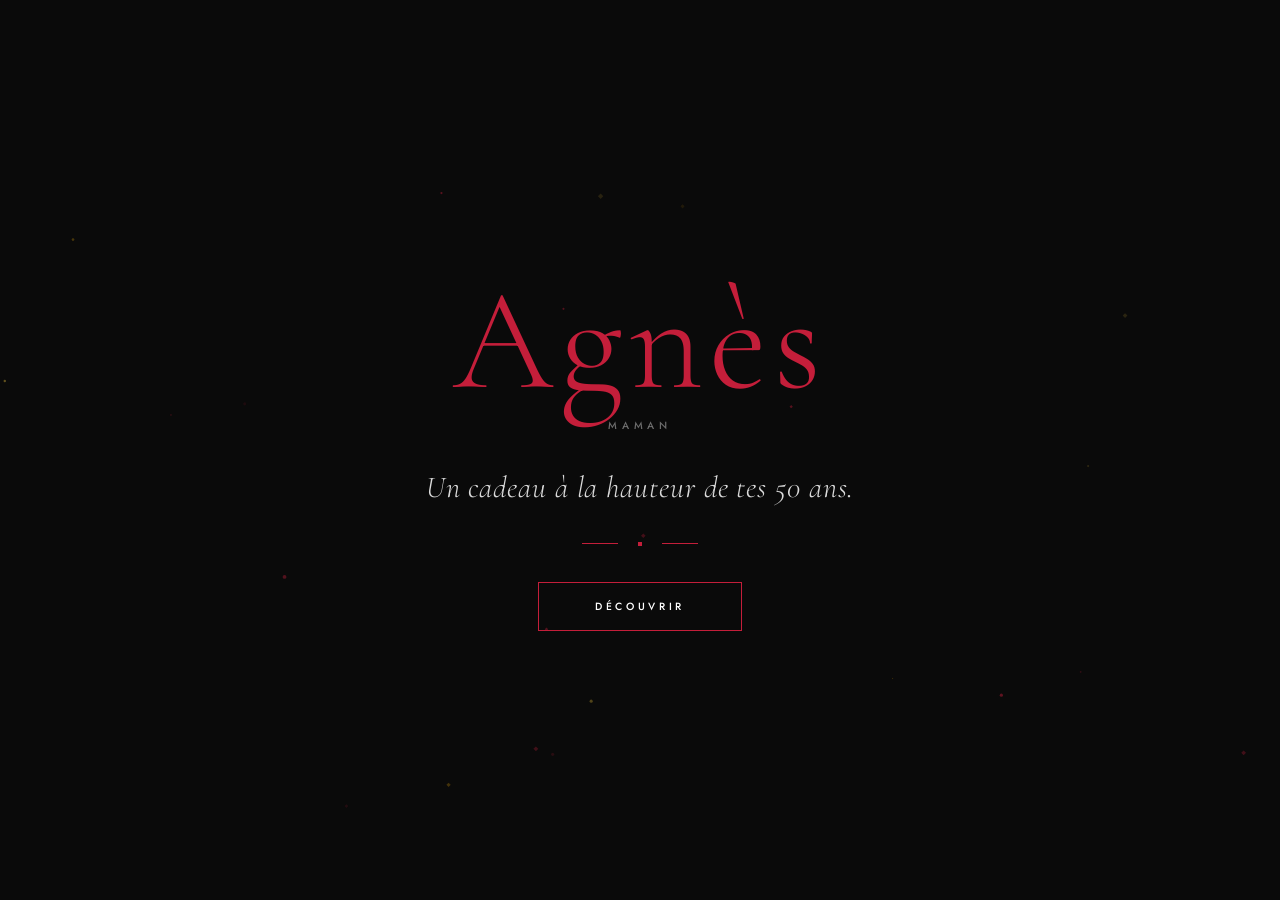
<file: index.html>
<!DOCTYPE html>
<html lang="fr">
<head>
    <meta charset="UTF-8">
    <meta name="viewport" content="width=device-width, initial-scale=1.0">
    <title>Un Cadeau d'Exception — 50 ans</title>
    <link rel="preconnect" href="https://fonts.googleapis.com">
    <link rel="preconnect" href="https://fonts.gstatic.com" crossorigin>
    <link rel="stylesheet" href="/style.css">
    <link rel="stylesheet" href="/home.css">
</head>
<body>

<section id="splash">
    <canvas id="splash-bg" aria-hidden="true"></canvas>
    <div>
        <div class="splash-mono">Agnès</div>
        <p class="splash-sub">Maman</p>
    </div>
    <p class="splash-tagline">Un cadeau à la hauteur de tes 50 ans.</p>
    <div class="splash-rule" aria-hidden="true"><div class="splash-rule-dot"></div></div>
    <button id="btn-discover" type="button">Découvrir</button>
</section>

<script>
'use strict';

function navigateTo(url) {
    document.body.classList.add('exit');
    setTimeout(() => { window.location.href = url; }, 280);
}

/* Nettoyage bfcache : si on revient en arrière, retirer body.exit */
window.addEventListener('pageshow', (e) => {
    if (e.persisted) document.body.classList.remove('exit');
});

document.getElementById('btn-discover').addEventListener('click', () => {
    navigateTo('/cadeaux');
});

/* Particules ambiantes */
(function () {
    const cv     = document.getElementById('splash-bg');
    const cx     = cv.getContext('2d');
    const COLORS = ['#C41E3A','#C41E3A','#B8860B','#D4AF37'];
    let pts = [], alive = true;

    function resize() { cv.width = window.innerWidth; cv.height = window.innerHeight; }
    window.addEventListener('resize', resize, { passive: true });
    resize();

    function spawn() {
        return {
            x: Math.random() * cv.width,
            y: cv.height * (.3 + Math.random() * .7),
            vx: (Math.random() - .5) * .35,
            vy: -(Math.random() * .55 + .18),
            size: Math.random() * 3 + 1,
            diamond: Math.random() > .45,
            color: COLORS[Math.floor(Math.random() * COLORS.length)],
            alpha: 0, maxA: Math.random() * .38 + .08,
            phase: Math.random() * Math.PI * 2,
            freq: Math.random() * .018 + .008
        };
    }

    for (let i = 0; i < 30; i++) {
        const p = spawn();
        p.y = Math.random() * cv.height;
        p.alpha = Math.random() * p.maxA;
        pts.push(p);
    }

    function tick() {
        if (!alive) { cx.clearRect(0, 0, cv.width, cv.height); return; }
        cx.clearRect(0, 0, cv.width, cv.height);
        if (pts.length < 55 && Math.random() < .07) pts.push(spawn());
        pts.forEach(p => {
            p.phase += p.freq;
            p.x += p.vx + Math.sin(p.phase) * .25;
            p.y += p.vy;
            if (p.alpha < p.maxA) p.alpha = Math.min(p.alpha + .006, p.maxA);
            if (p.y < cv.height * .18) p.alpha = Math.max(0, p.alpha - .01);
            if (p.alpha <= 0) return;
            cx.save();
            cx.globalAlpha = p.alpha;
            cx.fillStyle   = p.color;
            cx.translate(p.x, p.y);
            if (p.diamond) { cx.rotate(Math.PI / 4); cx.fillRect(-p.size/2, -p.size/2, p.size, p.size); }
            else { cx.beginPath(); cx.arc(0, 0, p.size/2, 0, Math.PI*2); cx.fill(); }
            cx.restore();
        });
        pts = pts.filter(p => p.alpha > 0 && p.y > -10);
        requestAnimationFrame(tick);
    }
    tick();

    document.getElementById('btn-discover').addEventListener('click', () => {
        setTimeout(() => { alive = false; }, 500);
    }, { once: true });
}());
</script>
</body>
</html>
</file>
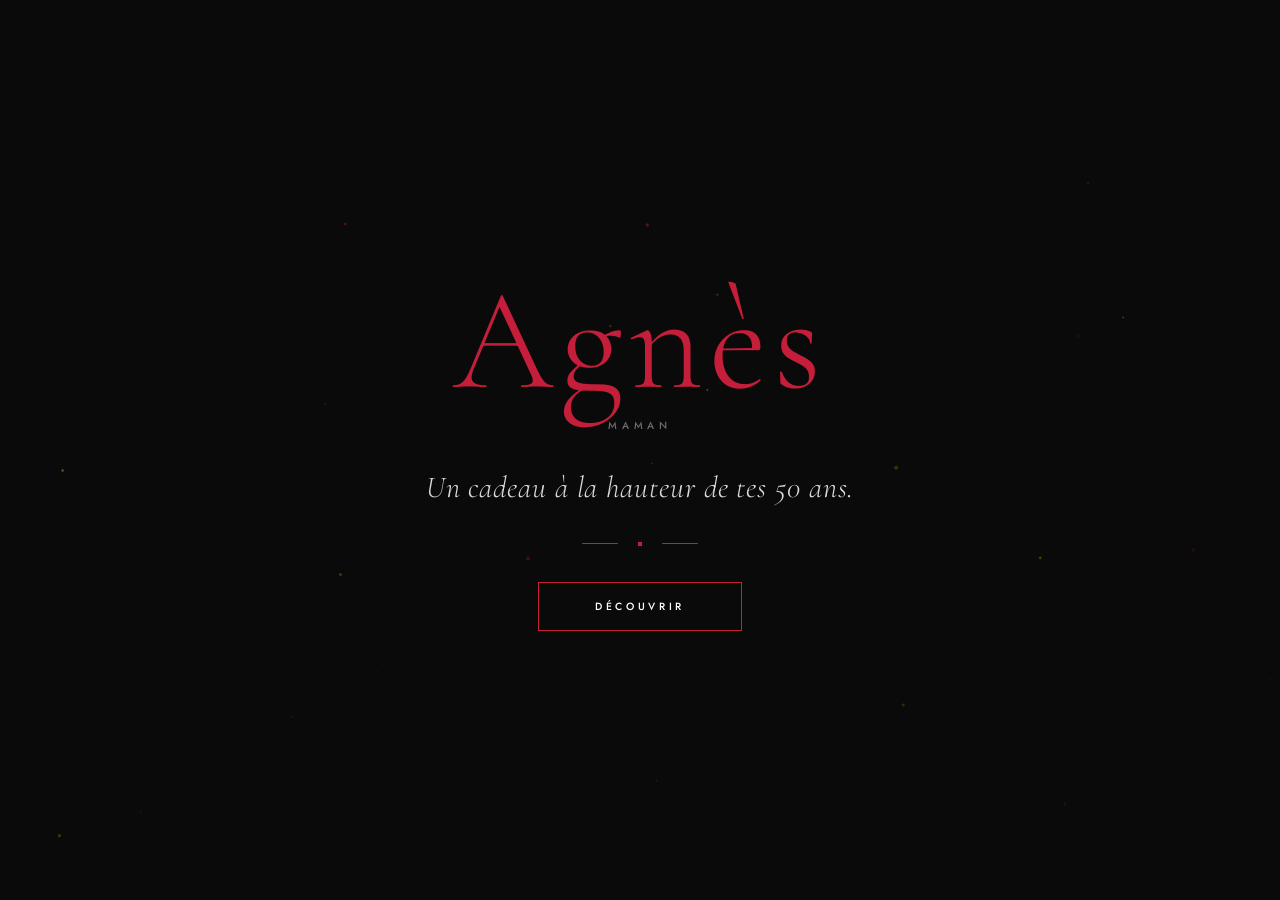
<file: confirmation/index.html>
<!DOCTYPE html>
<html lang="fr">
<head>
    <meta charset="UTF-8">
    <meta name="viewport" content="width=device-width, initial-scale=1.0">
    <title>Félicitations — 50 ans d'Agnès</title>
    <link rel="preconnect" href="https://fonts.googleapis.com">
    <link rel="preconnect" href="https://fonts.gstatic.com" crossorigin>
    <link rel="stylesheet" href="/style.css">
    <link rel="stylesheet" href="/confirmation.css">
</head>
<body>

    <canvas id="confetti-canvas" aria-hidden="true"></canvas>

    <span class="conf-eyebrow">Félicitations</span>
    <p class="conf-line1">Tu as choisi</p>
    <h1 class="conf-chosen" id="conf-chosen"></h1>
    <div class="ornament conf-ornament" aria-hidden="true">
        <div class="ornament-diamond"></div>
    </div>
    <p class="conf-sub">
        Les organisateurs ont été prévenus.<br>
        Profite de ce moment.
    </p>

<script src="/gifts-data.js"></script>
<script>
'use strict';

const params = new URLSearchParams(location.search);
const giftId = parseInt(params.get('id'), 10);
const gift   = GIFTS[giftId];

if (!gift) { window.location.replace('/'); }

document.title = `${gift.name} — Merci !`;
document.getElementById('conf-chosen').textContent = gift.name;

/* ---- Confettis ---- */
const canvas = document.getElementById('confetti-canvas');
const ctx    = canvas.getContext('2d');
const COLORS = ['#C41E3A','#C41E3A','#B8860B','#D4AF37','#8B1020','#FFFFFF'];
let particles = [];
let rafId = null;

function resize() { canvas.width = window.innerWidth; canvas.height = window.innerHeight; }
window.addEventListener('resize', resize, { passive: true });
resize();

function makeParticle() {
    return {
        x: Math.random() * canvas.width, y: -12,
        vx: (Math.random() - .5) * 1.5,  vy: Math.random() * 2.5 + .8,
        w: Math.random() * 7 + 2,         h: Math.random() * 14 + 4,
        angle: Math.random() * Math.PI * 2, spin: (Math.random() - .5) * .11,
        color: COLORS[Math.floor(Math.random() * COLORS.length)],
        alpha: 1
    };
}

function tick() {
    ctx.clearRect(0, 0, canvas.width, canvas.height);
    particles.forEach(p => {
        p.x += p.vx; p.y += p.vy; p.angle += p.spin;
        if (p.y > canvas.height * .72) p.alpha -= .016;
        ctx.save();
        ctx.globalAlpha = Math.max(0, p.alpha);
        ctx.translate(p.x, p.y); ctx.rotate(p.angle);
        ctx.fillStyle = p.color;
        ctx.fillRect(-p.w / 2, -p.h / 2, p.w, p.h);
        ctx.restore();
    });
    particles = particles.filter(p => p.alpha > 0 && p.y < canvas.height + 20);
    if (particles.length > 0) rafId = requestAnimationFrame(tick);
}

setTimeout(() => {
    let bursts = 0;
    const iv = setInterval(() => {
        for (let i = 0; i < 10; i++) particles.push(makeParticle());
        if (++bursts >= 22) clearInterval(iv);
    }, 55);
    tick();
}, 1000);
</script>
</body>
</html>
</file>
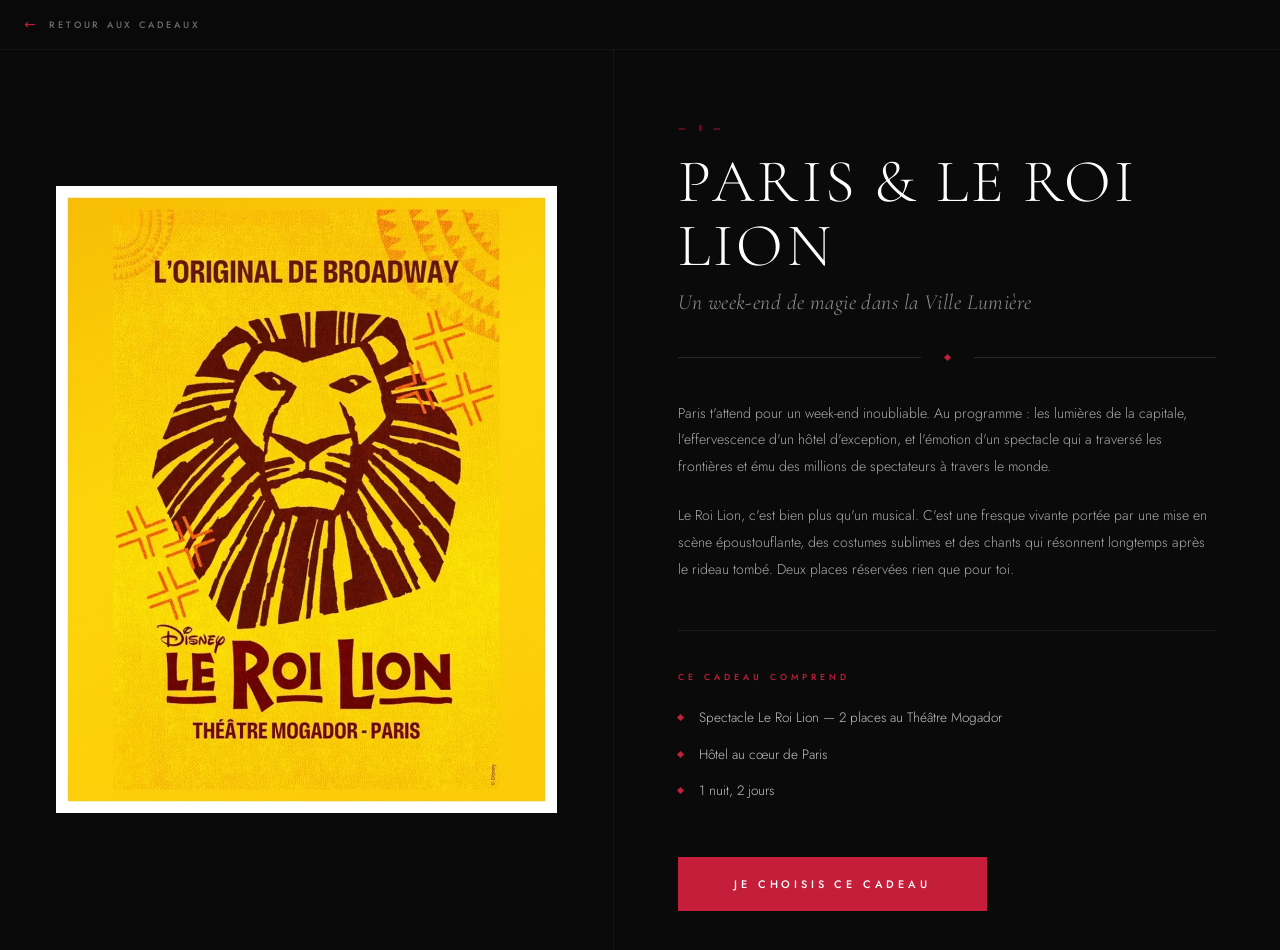
<file: cadeau/1.html>
<!DOCTYPE html>
<html lang="fr">
<head>
    <meta charset="UTF-8">
    <meta name="viewport" content="width=device-width, initial-scale=1.0">
    <title>Paris & Le Roi Lion — 50 ans d'Agnès</title>
    <link rel="preconnect" href="https://fonts.googleapis.com">
    <link rel="preconnect" href="https://fonts.gstatic.com" crossorigin>
    <link rel="stylesheet" href="/style.css">
    <link rel="stylesheet" href="/cadeau.css">
</head>
<body>

    <a href="/" class="back-nav" id="btn-back">
        <span class="back-nav-arrow">←</span>
        Retour aux cadeaux
    </a>

    <div class="detail-page">
        <div class="detail-img-col" id="img-col"></div>
        <div class="detail-content-col">
            <span class="detail-num"   id="detail-num"></span>
            <h1 class="detail-title"   id="detail-title"></h1>
            <p class="detail-subtitle" id="detail-subtitle"></p>
            <div class="ornament detail-ornament" aria-hidden="true">
                <div class="ornament-diamond"></div>
            </div>
            <div class="detail-story"  id="detail-story"></div>
            <div class="detail-includes">
                <span class="detail-includes-label">Ce cadeau comprend</span>
                <ul id="detail-includes-list"></ul>
            </div>
            <div class="detail-cta">
                <button class="btn-choose-final" id="btn-choose" type="button">Je choisis ce cadeau</button>
            </div>
        </div>
    </div>

<script>const GIFT_ID = 1;</script>
<script src="/gifts-data.js"></script>
<script src="/cadeau-page.js"></script>
</body>
</html>
</file>
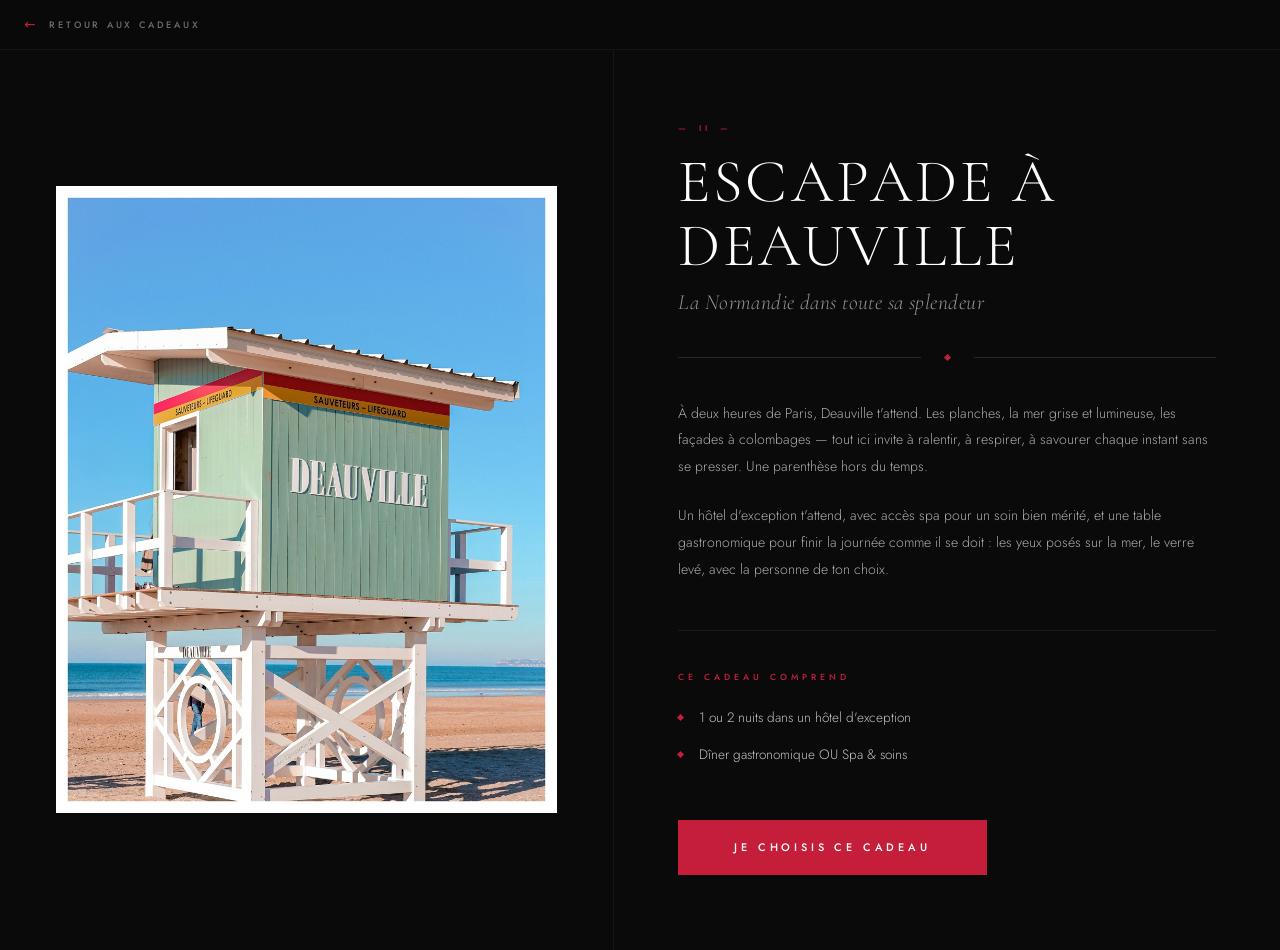
<file: cadeau/2.html>
<!DOCTYPE html>
<html lang="fr">
<head>
    <meta charset="UTF-8">
    <meta name="viewport" content="width=device-width, initial-scale=1.0">
    <title>Escapade à Deauville — 50 ans d'Agnès</title>
    <link rel="preconnect" href="https://fonts.googleapis.com">
    <link rel="preconnect" href="https://fonts.gstatic.com" crossorigin>
    <link rel="stylesheet" href="/style.css">
    <link rel="stylesheet" href="/cadeau.css">
</head>
<body>

    <a href="/" class="back-nav" id="btn-back">
        <span class="back-nav-arrow">←</span>
        Retour aux cadeaux
    </a>

    <div class="detail-page">
        <div class="detail-img-col" id="img-col"></div>
        <div class="detail-content-col">
            <span class="detail-num"   id="detail-num"></span>
            <h1 class="detail-title"   id="detail-title"></h1>
            <p class="detail-subtitle" id="detail-subtitle"></p>
            <div class="ornament detail-ornament" aria-hidden="true">
                <div class="ornament-diamond"></div>
            </div>
            <div class="detail-story"  id="detail-story"></div>
            <div class="detail-includes">
                <span class="detail-includes-label">Ce cadeau comprend</span>
                <ul id="detail-includes-list"></ul>
            </div>
            <div class="detail-cta">
                <button class="btn-choose-final" id="btn-choose" type="button">Je choisis ce cadeau</button>
            </div>
        </div>
    </div>

<script>const GIFT_ID = 2;</script>
<script src="/gifts-data.js"></script>
<script src="/cadeau-page.js"></script>
</body>
</html>
</file>
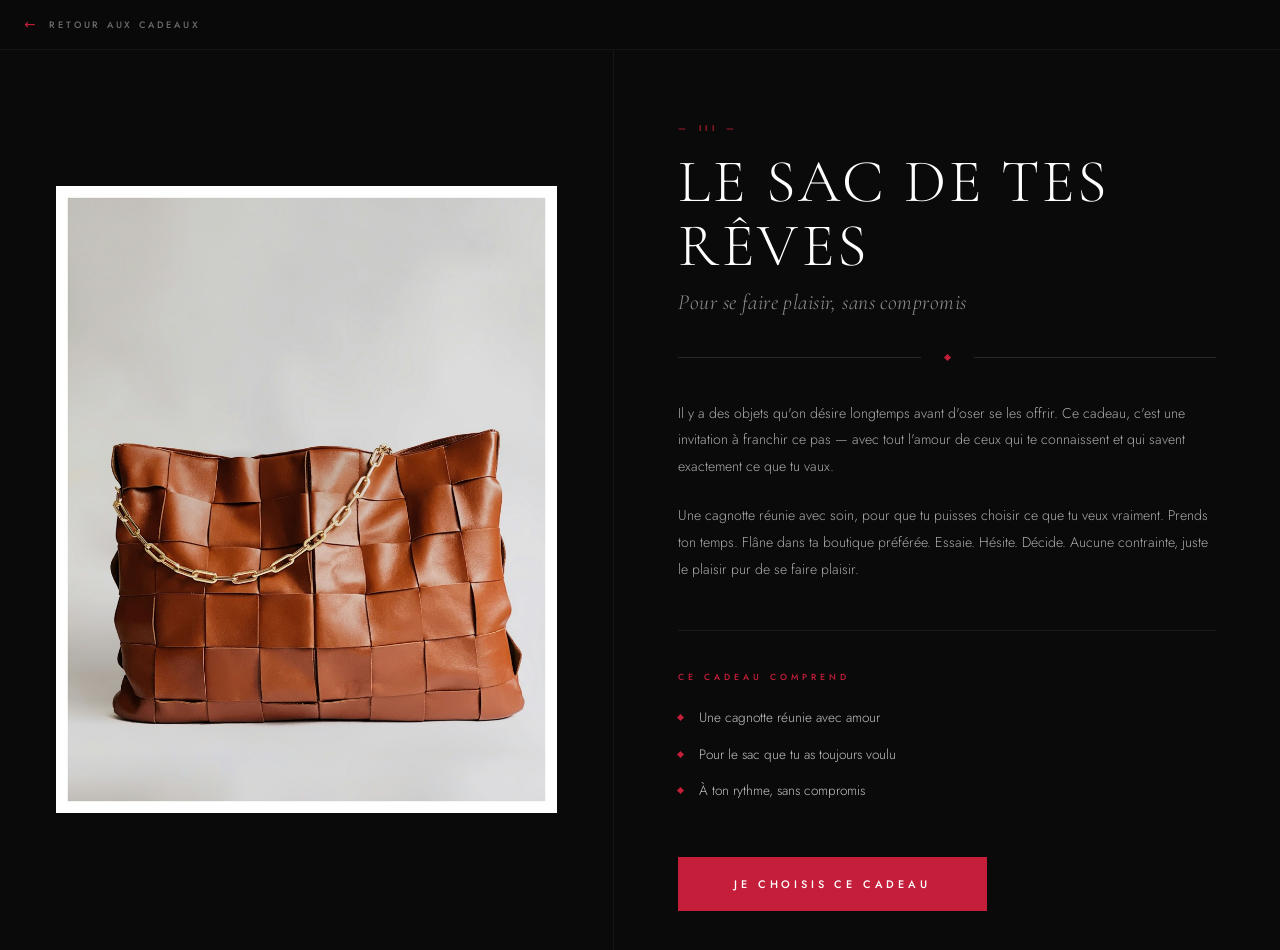
<file: cadeau/3.html>
<!DOCTYPE html>
<html lang="fr">
<head>
    <meta charset="UTF-8">
    <meta name="viewport" content="width=device-width, initial-scale=1.0">
    <title>Le Sac de tes Rêves — 50 ans d'Agnès</title>
    <link rel="preconnect" href="https://fonts.googleapis.com">
    <link rel="preconnect" href="https://fonts.gstatic.com" crossorigin>
    <link rel="stylesheet" href="/style.css">
    <link rel="stylesheet" href="/cadeau.css">
</head>
<body>

    <a href="/" class="back-nav" id="btn-back">
        <span class="back-nav-arrow">←</span>
        Retour aux cadeaux
    </a>

    <div class="detail-page">
        <div class="detail-img-col" id="img-col"></div>
        <div class="detail-content-col">
            <span class="detail-num"   id="detail-num"></span>
            <h1 class="detail-title"   id="detail-title"></h1>
            <p class="detail-subtitle" id="detail-subtitle"></p>
            <div class="ornament detail-ornament" aria-hidden="true">
                <div class="ornament-diamond"></div>
            </div>
            <div class="detail-story"  id="detail-story"></div>
            <div class="detail-includes">
                <span class="detail-includes-label">Ce cadeau comprend</span>
                <ul id="detail-includes-list"></ul>
            </div>
            <div class="detail-cta">
                <button class="btn-choose-final" id="btn-choose" type="button">Je choisis ce cadeau</button>
            </div>
        </div>
    </div>

<script>const GIFT_ID = 3;</script>
<script src="/gifts-data.js"></script>
<script src="/cadeau-page.js"></script>
</body>
</html>
</file>
<file: style.css>
/* ================================================================
   GOOGLE FONTS
================================================================ */
@import url('https://fonts.googleapis.com/css2?family=Cormorant+Garamond:ital,wght@0,300;0,400;0,500;1,300;1,400&family=Jost:wght@300;400;500&display=swap');

/* ================================================================
   VARIABLES
================================================================ */
:root {
    --c-black:    #0A0A0A;
    --c-white:    #FFFFFF;
    --c-red:      #C41E3A;
    --c-red-dark: #9E1830;
    --c-gold:     #B8860B;
    --c-surface:  #111111;
    --c-border:   rgba(255, 255, 255, .07);

    --f-title: 'Cormorant Garamond', Georgia, serif;
    --f-body:  'Jost', system-ui, sans-serif;

    --ease-out:     cubic-bezier(0.16, 1, 0.3, 1);
    --ease-curtain: cubic-bezier(0.76, 0, 0.24, 1);
}

/* ================================================================
   RESET
================================================================ */
*, *::before, *::after { box-sizing: border-box; margin: 0; padding: 0; }
html { scroll-behavior: smooth; }

body {
    background: var(--c-black);
    color: var(--c-white);
    font-family: var(--f-body);
    font-weight: 300;
    overflow-x: hidden;
    -webkit-font-smoothing: antialiased;
    -moz-osx-font-smoothing: grayscale;
    animation: pageIn .5s var(--ease-out) forwards;
}

button { cursor: pointer; border: none; background: none; font-family: inherit; }

/* ================================================================
   TRANSITIONS DE PAGE
================================================================ */
body.exit {
    opacity: 0;
    transform: translateY(6px);
    transition: opacity .3s ease, transform .3s ease;
}

/* ================================================================
   KEYFRAMES
================================================================ */
@keyframes pageIn {
    from { opacity: 0; transform: translateY(6px); }
    to   { opacity: 1; transform: none; }
}

@keyframes aFadeScale {
    from { opacity: 0; transform: scale(.93); }
    to   { opacity: 1; transform: scale(1); }
}

@keyframes aFadeUp {
    from { opacity: 0; transform: translateY(16px); }
    to   { opacity: 1; transform: none; }
}

/* ================================================================
   COMPOSANTS PARTAGÉS
================================================================ */

/* Eyebrow */
.eyebrow {
    display: block;
    font-size: .58rem;
    font-weight: 500;
    letter-spacing: .48em;
    text-transform: uppercase;
    color: var(--c-red);
    margin-bottom: .75rem;
}

/* Ornement losange */
.ornament {
    display: flex;
    align-items: center;
    gap: 1.5rem;
}

.ornament::before,
.ornament::after {
    content: '';
    display: block;
    flex: 1;
    height: 1px;
    background: rgba(255, 255, 255, .12);
}

.ornament-diamond {
    width: 5px;
    height: 5px;
    background: var(--c-red);
    transform: rotate(45deg);
    flex-shrink: 0;
}

/* Bouton principal (rouge) */
.btn-primary {
    display: inline-block;
    font-family: var(--f-body);
    font-size: .65rem;
    font-weight: 500;
    letter-spacing: .35em;
    text-transform: uppercase;
    color: var(--c-white);
    background: var(--c-red);
    border: none;
    padding: 1rem 2.5rem;
    cursor: pointer;
    transition: background .2s;
}

.btn-primary:hover { background: var(--c-red-dark); }

.btn-primary:disabled {
    opacity: .5;
    cursor: not-allowed;
}

/* Bouton outline */
.btn-outline {
    display: inline-block;
    font-family: var(--f-body);
    font-size: .65rem;
    font-weight: 500;
    letter-spacing: .35em;
    text-transform: uppercase;
    color: var(--c-white);
    background: transparent;
    border: 1px solid rgba(255, 255, 255, .2);
    padding: 1rem 2.5rem;
    cursor: pointer;
    transition: border-color .2s, background .2s;
    text-decoration: none;
}

.btn-outline:hover { border-color: var(--c-white); background: rgba(255, 255, 255, .04); }

/* Barre de navigation retour (pages détail + confirmation) */
.back-nav {
    position: sticky;
    top: 0;
    z-index: 50;
    display: flex;
    align-items: center;
    gap: .7rem;
    padding: 1.1rem 1.5rem;
    background: rgba(10, 10, 10, .95);
    backdrop-filter: blur(10px);
    -webkit-backdrop-filter: blur(10px);
    border-bottom: 1px solid rgba(255, 255, 255, .05);
    font-size: .58rem;
    font-weight: 500;
    letter-spacing: .3em;
    text-transform: uppercase;
    color: rgba(255, 255, 255, .4);
    cursor: pointer;
    transition: color .2s;
    text-decoration: none;
}

.back-nav:hover { color: var(--c-white); }

.back-nav-arrow {
    color: var(--c-red);
    font-size: .85rem;
    line-height: 1;
    transition: transform .22s var(--ease-out);
}

.back-nav:hover .back-nav-arrow { transform: translateX(-3px); }

/* Bouton son */
#sound-btn {
    position: fixed;
    top: 1.1rem;
    right: 1.25rem;
    z-index: 200;
    font-size: .55rem;
    font-weight: 500;
    letter-spacing: .22em;
    text-transform: uppercase;
    color: rgba(255, 255, 255, .35);
    border: 1px solid rgba(255, 255, 255, .1);
    padding: .38rem .85rem;
    transition: color .2s, border-color .2s;
    cursor: pointer;
}

#sound-btn:hover { color: var(--c-white); border-color: rgba(255, 255, 255, .35); }
</file>
<file: home.css>
/* ================================================================
   HOME — SPLASH
================================================================ */

body { min-height: 100vh; }

html.locked,
html.locked body { overflow: hidden; }

#splash {
    position: fixed;
    inset: 0;
    height: 100vh;
    height: 100svh;
    z-index: 100;
    background: var(--c-black);
    display: flex;
    flex-direction: column;
    align-items: center;
    justify-content: center;
    gap: clamp(1.5rem, 4vh, 3rem);
    padding: clamp(2rem, 6vw, 4rem);
    text-align: center;
    overflow: hidden;
    transition: opacity .7s var(--ease-out), visibility .7s;
}

#splash.exit { opacity: 0; visibility: hidden; pointer-events: none; }

#splash-bg {
    position: absolute;
    inset: 0;
    pointer-events: none;
    z-index: 0;
}

#splash > *:not(#splash-bg) { position: relative; z-index: 1; }

.splash-mono {
    font-family: var(--f-title);
    font-size: clamp(3rem, 12vw, 9rem);
    font-weight: 300;
    color: var(--c-red);
    line-height: 1;
    letter-spacing: .04em;
    opacity: 0;
    animation: aFadeScale 2s var(--ease-out) .3s forwards;
}

.splash-sub {
    font-family: var(--f-body);
    font-size: .65rem;
    font-weight: 500;
    letter-spacing: .45em;
    text-transform: uppercase;
    color: rgba(255, 255, 255, .4);
    margin-top: .3rem;
    opacity: 0;
    animation: aFadeUp .9s var(--ease-out) 1.2s forwards;
}

.splash-tagline {
    font-family: var(--f-title);
    font-size: clamp(1.1rem, 3.5vw, 1.9rem);
    font-weight: 300;
    font-style: italic;
    letter-spacing: .03em;
    color: rgba(255, 255, 255, .85);
    opacity: 0;
    animation: aFadeUp .9s var(--ease-out) 1.9s forwards;
}

.splash-rule {
    display: flex;
    align-items: center;
    gap: 1.25rem;
    opacity: 0;
    animation: aFadeUp .9s var(--ease-out) 2.1s forwards;
}

.splash-rule::before,
.splash-rule::after {
    content: '';
    display: block;
    width: 36px;
    height: 1px;
    background: var(--c-red);
}

.splash-rule-dot { width: 4px; height: 4px; background: var(--c-red); }

#btn-discover {
    font-family: var(--f-body);
    font-size: .65rem;
    font-weight: 500;
    letter-spacing: .35em;
    text-transform: uppercase;
    color: var(--c-white);
    border: 1px solid var(--c-red);
    padding: 1rem 3.5rem;
    transition: background .22s, color .22s, border-color .22s;
    opacity: 0;
    animation: aFadeUp .9s var(--ease-out) 2.5s forwards;
}

#btn-discover:hover { background: var(--c-white); color: var(--c-black); border-color: var(--c-white); }


/* ================================================================
   HOME — RIDEAU
================================================================ */

.curtain {
    position: fixed;
    top: 0; bottom: 0;
    width: 50%;
    z-index: 60;
    background-color: var(--c-red);
    background-image: repeating-linear-gradient(
        91deg,
        rgba(0,0,0,.13) 0, rgba(0,0,0,0) 2px,
        rgba(0,0,0,0) 5px, rgba(0,0,0,.07) 7px
    );
    transition: transform 1.9s var(--ease-curtain);
    will-change: transform;
}

#curtain-left  { left: 0; }
#curtain-right { right: 0; }

#curtain-left::after {
    content: '';
    position: absolute;
    right: 0; top: 0; bottom: 0;
    width: 70px;
    background: linear-gradient(to right, transparent, rgba(0,0,0,.38));
    pointer-events: none;
}

#curtain-right::before {
    content: '';
    position: absolute;
    left: 0; top: 0; bottom: 0;
    width: 70px;
    background: linear-gradient(to left, transparent, rgba(0,0,0,.38));
    pointer-events: none;
}

#curtain-left.open  { transform: translateX(-100%); }
#curtain-right.open { transform: translateX(100%); }


/* ================================================================
   HOME — GRILLE DES CADEAUX
================================================================ */

#main-content {
    min-height: 100vh;
    padding: 8rem 1.5rem 6rem;
}

.reveal-header {
    text-align: center;
    margin-bottom: 5rem;
    opacity: 0;
    transform: translateY(14px);
    transition: opacity .8s var(--ease-out), transform .8s var(--ease-out);
}

.reveal-header.show { opacity: 1; transform: none; }

.reveal-header h1 {
    font-family: var(--f-title);
    font-size: clamp(2rem, 5vw, 3.8rem);
    font-weight: 300;
    letter-spacing: .04em;
    line-height: 1.15;
}

.cards-grid {
    display: grid;
    grid-template-columns: 1fr;
    gap: 1.5rem;
    max-width: 1200px;
    margin: 0 auto;
}

.gift-card {
    background: var(--c-surface);
    border: 1px solid var(--c-border);
    overflow: hidden;
    opacity: 0;
    transform: translateY(28px);
    transition:
        opacity .65s var(--ease-out),
        transform .65s var(--ease-out),
        border-color .22s,
        box-shadow .22s;
    cursor: pointer;
}

.gift-card.show { opacity: 1; transform: none; }

@media (hover: hover) {
    .gift-card:hover { border-color: var(--c-red); box-shadow: 0 14px 55px rgba(196,30,58,.13); }
    .gift-card:hover .card-img img { transform: scale(1.04); }
}

.card-img {
    aspect-ratio: 16 / 9;
    overflow: hidden;
    background: #1c1c1c;
    position: relative;
}

.card-img img {
    display: block; width: 100%; height: 100%;
    object-fit: cover;
    transition: transform .7s var(--ease-out);
}

.card-img-placeholder {
    position: absolute; inset: 0;
    display: flex; align-items: center; justify-content: center;
}

.card-img-placeholder span {
    font-family: var(--f-title);
    font-size: .6rem; letter-spacing: .38em;
    text-transform: uppercase; color: rgba(255,255,255,.15);
}

.card-body { padding: 2rem 2rem 2.5rem; }

.card-num {
    display: block;
    font-size: .53rem; font-weight: 500;
    letter-spacing: .55em; text-transform: uppercase;
    color: var(--c-red); margin-bottom: .75rem;
}

.card-title {
    font-family: var(--f-title);
    font-size: clamp(1.65rem, 3vw, 2.15rem);
    font-weight: 400; text-transform: uppercase;
    letter-spacing: .07em; line-height: 1.1; margin-bottom: .75rem;
}

.card-desc {
    font-size: .82rem; font-weight: 300;
    color: rgba(255,255,255,.52);
    line-height: 1.8; margin-bottom: 1.75rem;
}

@media (min-width: 768px) {
    #main-content { padding: 8rem 3rem 6rem; }
    .cards-grid { grid-template-columns: 1fr 1fr; gap: 2rem; }
    .gift-card:nth-child(3) {
        grid-column: 1 / -1;
        max-width: 540px; justify-self: center; width: 100%;
    }
}

@media (min-width: 1280px) {
    #main-content { padding: 9rem 5rem 7rem; }
    .cards-grid { grid-template-columns: repeat(3, 1fr); gap: 2.5rem; }
    .gift-card:nth-child(3) { grid-column: auto; max-width: none; justify-self: auto; }
    .card-img { aspect-ratio: 4 / 5; }
}
</file>
<file: confirmation.css>
/* ================================================================
   CONFIRMATION
================================================================ */

body {
    min-height: 100vh;
    display: flex;
    flex-direction: column;
    align-items: center;
    justify-content: center;
    text-align: center;
    padding: 2rem;
}

#confetti-canvas {
    position: fixed;
    inset: 0;
    pointer-events: none;
    z-index: -1;
}

.conf-eyebrow {
    font-size: .58rem; font-weight: 500;
    letter-spacing: .48em; text-transform: uppercase;
    color: var(--c-red); margin-bottom: 2rem;
    opacity: 0;
    animation: aFadeUp .7s var(--ease-out) .4s forwards;
}

.conf-line1 {
    font-family: var(--f-title);
    font-size: clamp(1.1rem, 3vw, 1.75rem);
    font-weight: 300; font-style: italic;
    color: rgba(255, 255, 255, .65); margin-bottom: .4rem;
    opacity: 0;
    animation: aFadeUp .7s var(--ease-out) .65s forwards;
}

.conf-chosen {
    font-family: var(--f-title);
    font-size: clamp(2.2rem, 7vw, 4.8rem);
    font-weight: 400; text-transform: uppercase;
    letter-spacing: .06em; color: var(--c-red);
    line-height: 1.1; margin-bottom: 2.5rem;
    opacity: 0;
    animation: aFadeUp .7s var(--ease-out) .9s forwards;
}

.conf-ornament {
    margin-bottom: 2rem; max-width: 220px;
    opacity: 0;
    animation: aFadeUp .7s var(--ease-out) 1.1s forwards;
}

.conf-sub {
    font-size: .85rem; font-weight: 300;
    color: rgba(255, 255, 255, .38);
    line-height: 1.95; letter-spacing: .03em;
    max-width: 360px;
    opacity: 0;
    animation: aFadeUp .7s var(--ease-out) 1.3s forwards;
}
</file>
<file: cadeau.css>
/* ================================================================
   CADEAU — LAYOUT
================================================================ */

.detail-page { min-height: 100vh; }

@media (min-width: 1280px) {
    .detail-page {
        display: grid;
        grid-template-columns: 48% 52%;
        grid-template-rows: auto 1fr;
        height: 100vh;
        overflow: hidden;
    }

    .back-nav          { grid-column: 1 / -1; }
    .detail-img-col    { grid-column: 1; grid-row: 2; }
    .detail-content-col { grid-column: 2; grid-row: 2; overflow-y: scroll; -webkit-overflow-scrolling: touch; }
}


/* ================================================================
   CADEAU — COLONNE IMAGE
================================================================ */

.detail-img-col {
    background: var(--c-black);
    display: flex;
    align-items: center;
    justify-content: center;
    padding: 3rem 2.5rem;
}

.detail-img-col img {
    display: block;
    max-width: 100%;
    height: auto;
    max-height: 55vh;
    object-fit: contain;
}

@media (min-width: 1280px) {
    .detail-img-col {
        position: sticky;
        top: 0;
        height: 100%;
        padding: 4rem 3.5rem;
        border-right: 1px solid rgba(255, 255, 255, .05);
    }

    .detail-img-col img {
        max-height: 80vh;
        width: auto;
        max-width: 100%;
    }
}


/* ================================================================
   CADEAU — COLONNE CONTENU
================================================================ */

.detail-content-col { padding: 3rem 1.75rem 5rem; }

@media (min-width: 768px)  { .detail-content-col { padding: 4rem 3rem 6rem; } }
@media (min-width: 1280px) { .detail-content-col { padding: 4.5rem 4rem 6rem; } }

.detail-num {
    display: block;
    font-size: .53rem; font-weight: 500;
    letter-spacing: .55em; text-transform: uppercase;
    color: var(--c-red); margin-bottom: 1rem;
}

.detail-title {
    font-family: var(--f-title);
    font-size: clamp(2.2rem, 6vw, 3.8rem);
    font-weight: 300; text-transform: uppercase;
    letter-spacing: .05em; line-height: 1.05; margin-bottom: .7rem;
}

.detail-subtitle {
    font-family: var(--f-title);
    font-size: clamp(1rem, 2.5vw, 1.35rem);
    font-weight: 300; font-style: italic;
    color: rgba(255, 255, 255, .55);
    letter-spacing: .02em; margin-bottom: 2.5rem;
}

.detail-ornament { margin-bottom: 2.5rem; }

.detail-story p {
    font-size: .88rem; font-weight: 300;
    color: rgba(255, 255, 255, .65);
    line-height: 1.9; margin-bottom: 1.4rem;
}

.detail-includes {
    margin-top: 3rem;
    padding-top: 2.5rem;
    border-top: 1px solid rgba(255, 255, 255, .07);
}

.detail-includes-label {
    display: block;
    font-size: .55rem; font-weight: 500;
    letter-spacing: .45em; text-transform: uppercase;
    color: var(--c-red); margin-bottom: 1.5rem;
}

.detail-includes ul {
    list-style: none;
    display: flex; flex-direction: column; gap: 1rem;
}

.detail-includes li {
    display: flex; align-items: center; gap: 1rem;
    font-size: .85rem; font-weight: 300;
    color: rgba(255, 255, 255, .75); line-height: 1.5;
}

.detail-includes li::before {
    content: '';
    display: block; width: 5px; height: 5px;
    background: var(--c-red); transform: rotate(45deg); flex-shrink: 0;
}

.detail-cta { margin-top: 3.5rem; }

.btn-choose-final {
    display: block; width: 100%;
    font-family: var(--f-body);
    font-size: .68rem; font-weight: 500;
    letter-spacing: .35em; text-transform: uppercase;
    color: var(--c-white); background: var(--c-red);
    padding: 1.2rem 2rem; text-align: center;
    cursor: pointer; border: none;
    transition: background .2s, opacity .2s;
}

.btn-choose-final:hover:not(:disabled) { background: var(--c-red-dark); }
.btn-choose-final:disabled { opacity: .45; cursor: not-allowed; }

@media (min-width: 1280px) {
    .btn-choose-final { width: auto; display: inline-block; padding: 1.2rem 3.5rem; }
}
</file>
